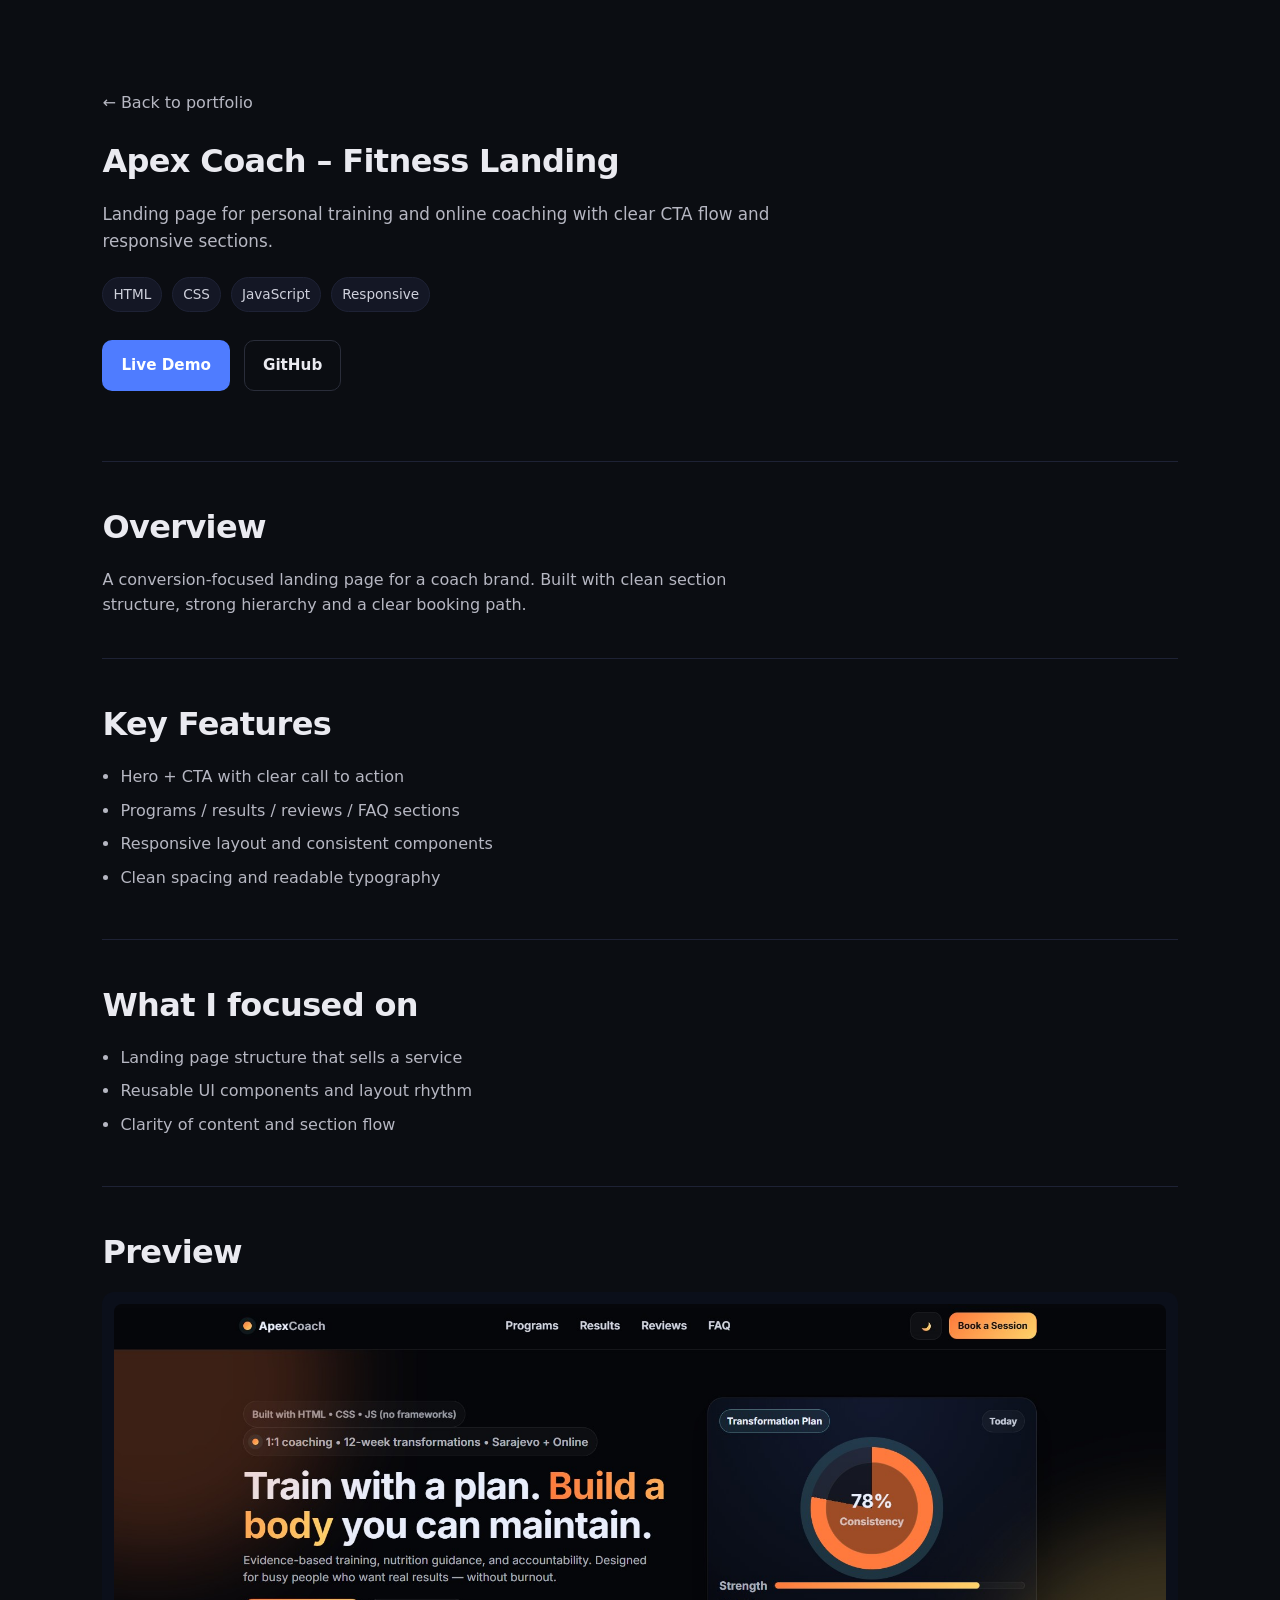
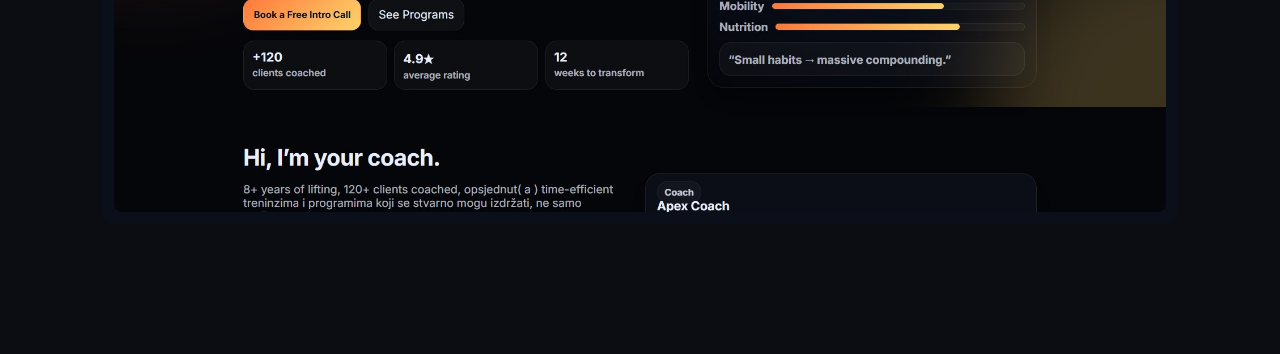
<file: projects/apex-coach.html>
<!DOCTYPE html>
<html lang="en">
<head>
  <meta charset="UTF-8" />
  <meta name="viewport" content="width=device-width, initial-scale=1.0" />
  <title>Apex Coach – Fitness Landing | Majda</title>
  <link rel="stylesheet" href="../styles/main.css" />
</head>
<body>

  <header class="project-hero">
    <a class="back-link" href="../index.html">← Back to portfolio</a>

    <h1>Apex Coach – Fitness Landing</h1>
    <p class="project-subtitle">
      Landing page for personal training and online coaching with clear CTA flow and responsive sections.
    </p>

    <div class="project-meta">
      <span class="tag">HTML</span>
      <span class="tag">CSS</span>
      <span class="tag">JavaScript</span>
      <span class="tag">Responsive</span>
    </div>

    <div class="project-actions">
      <a class="btn primary" href="https://majda03.github.io/landing-page/" target="_blank" rel="noopener">Live Demo</a>
      <a class="btn secondary" href="https://github.com/majda03/landing-page" target="_blank" rel="noopener">GitHub</a>
    </div>
  </header>

  <main class="project-content">
    <section class="project-section">
      <h2>Overview</h2>
      <p>
        A conversion-focused landing page for a coach brand. Built with clean section structure,
        strong hierarchy and a clear booking path.
      </p>
    </section>

    <section class="project-section">
      <h2>Key Features</h2>
      <ul class="project-list">
        <li>Hero + CTA with clear call to action</li>
        <li>Programs / results / reviews / FAQ sections</li>
        <li>Responsive layout and consistent components</li>
        <li>Clean spacing and readable typography</li>
      </ul>
    </section>

    <section class="project-section">
      <h2>What I focused on</h2>
      <ul class="project-list">
        <li>Landing page structure that sells a service</li>
        <li>Reusable UI components and layout rhythm</li>
        <li>Clarity of content and section flow</li>
      </ul>
    </section>

    <section class="project-section">
      <h2>Preview</h2>
      <div class="project-preview">
              <img src="../assets/images/apex.jpg" alt="Glow Shop mini e-commerce preview">

      </div>
    </section>
  </main>

  <script src="../scripts/main.js"></script>
</body>
</html>
</file>
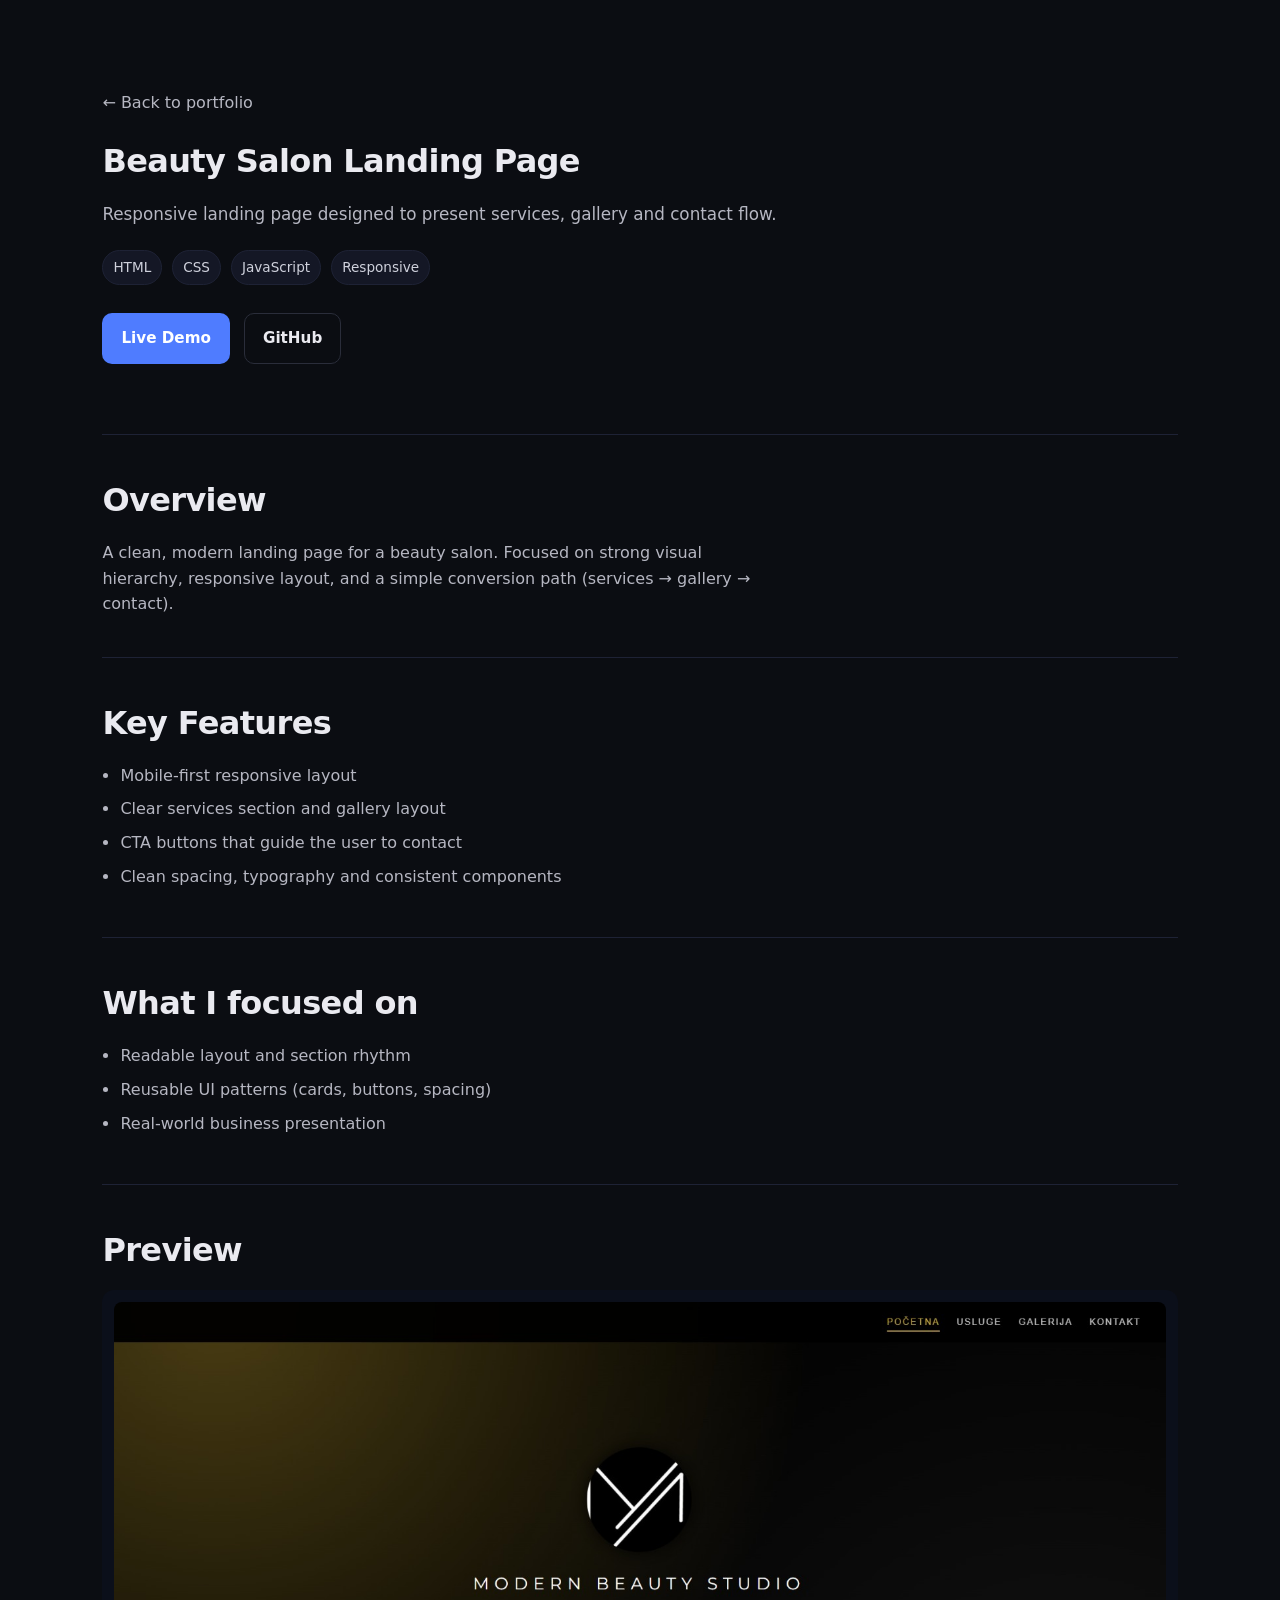
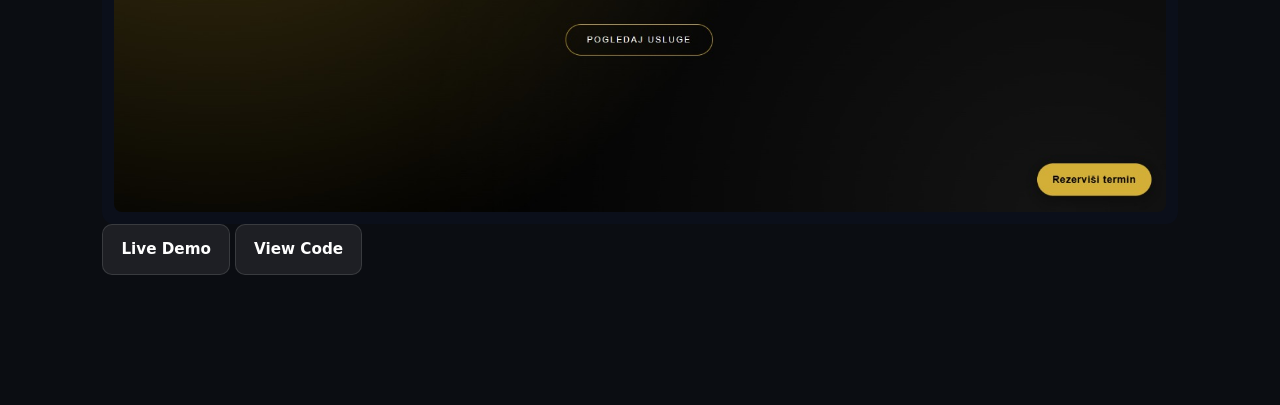
<file: projects/beauty-salon.html>
<!DOCTYPE html>
<html lang="en">
<head>
  <meta charset="UTF-8" />
  <meta name="viewport" content="width=device-width, initial-scale=1.0" />
  <title>Beauty Salon Landing Page | Majda</title>
  <link rel="stylesheet" href="../styles/main.css" />
</head>
<body>

  <header class="project-hero">
    <a class="back-link" href="../index.html">← Back to portfolio</a>

    <h1>Beauty Salon Landing Page</h1>
    <p class="project-subtitle">
      Responsive landing page designed to present services, gallery and contact flow.
    </p>

    <div class="project-meta">
      <span class="tag">HTML</span>
      <span class="tag">CSS</span>
      <span class="tag">JavaScript</span>
      <span class="tag">Responsive</span>
    </div>

    <div class="project-actions">
      <a class="btn primary" href="https://majda03.github.io/modern-beauty/" target="_blank" rel="noopener">Live Demo</a>
      <a class="btn secondary" href="https://github.com/majda03/modern-beauty" target="_blank" rel="noopener">GitHub</a>
    </div>
  </header>

  <main class="project-content">
    <section class="project-section">
      <h2>Overview</h2>
      <p>
        A clean, modern landing page for a beauty salon. Focused on strong visual hierarchy,
        responsive layout, and a simple conversion path (services → gallery → contact).
      </p>
    </section>

    <section class="project-section">
      <h2>Key Features</h2>
      <ul class="project-list">
        <li>Mobile-first responsive layout</li>
        <li>Clear services section and gallery layout</li>
        <li>CTA buttons that guide the user to contact</li>
        <li>Clean spacing, typography and consistent components</li>
      </ul>
    </section>

    <section class="project-section">
      <h2>What I focused on</h2>
      <ul class="project-list">
        <li>Readable layout and section rhythm</li>
        <li>Reusable UI patterns (cards, buttons, spacing)</li>
        <li>Real-world business presentation</li>
      </ul>
    </section>

    <section class="project-section">
      <h2>Preview</h2>
<div class="project-preview">
  <img src="../assets/images/beauty.jpeg" alt="Beauty Salon landing page preview">
</div>

<div class="project-links">
  <a class="btn"
     href="https://majda03.github.io/modern-beauty/"
     target="_blank"
     rel="noopener noreferrer">
    Live Demo
  </a>

  <a class="btn btn-ghost"
     href="https://github.com/majda03/modern-beauty"
     target="_blank"
     rel="noopener noreferrer">
    View Code
  </a>
</div>
    </section>
  </main>

  <script src="../scripts/main.js"></script>
</body>
</html>
</file>
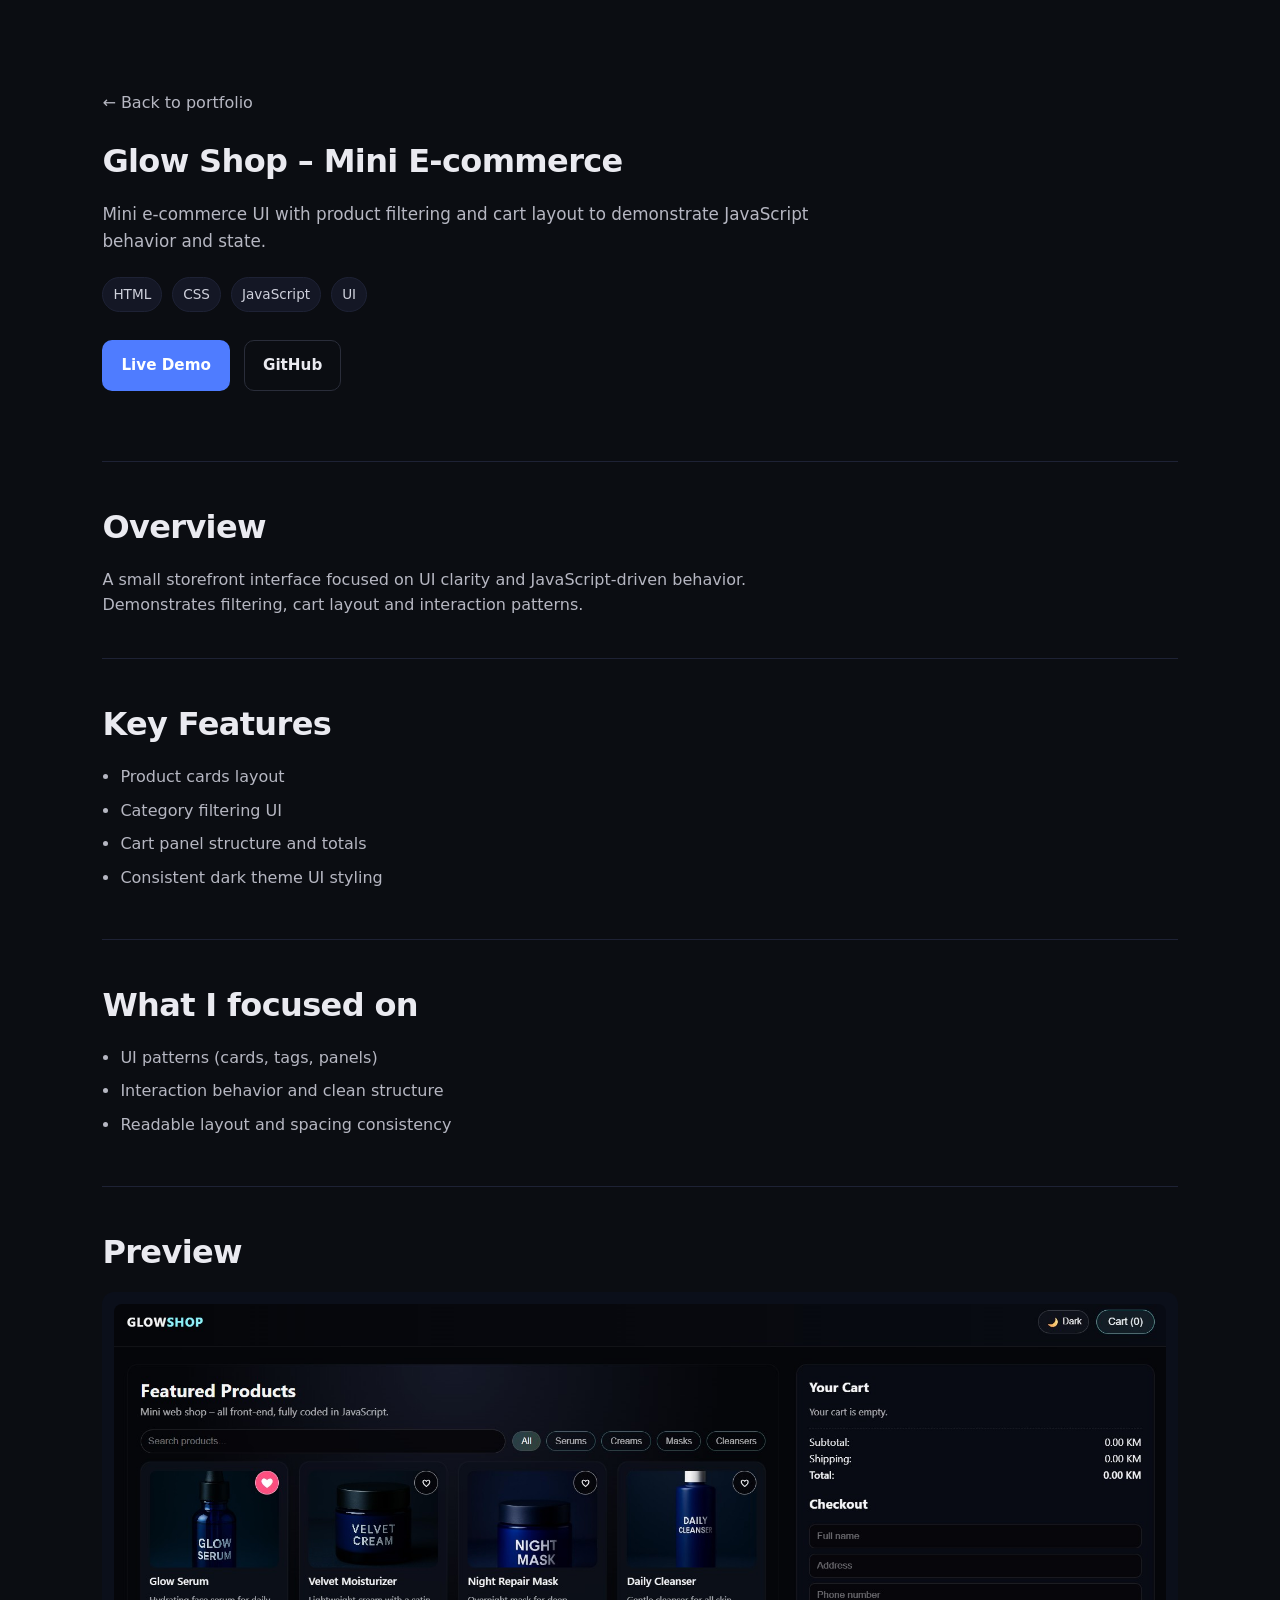
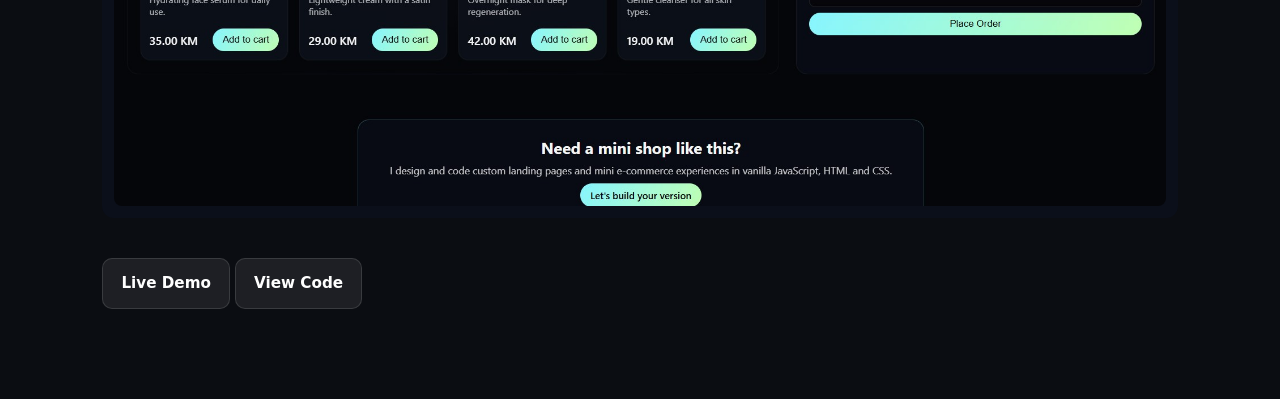
<file: projects/glow-shop.html>
<!DOCTYPE html>
<html lang="en">
<head>
  <meta charset="UTF-8" />
  <meta name="viewport" content="width=device-width, initial-scale=1.0" />
  <title>Glow Shop – Mini E-commerce | Majda</title>
  <link rel="stylesheet" href="../styles/main.css" />
</head>
<body>

  <header class="project-hero">
    <a class="back-link" href="../index.html">← Back to portfolio</a>

    <h1>Glow Shop – Mini E-commerce</h1>
    <p class="project-subtitle">
      Mini e-commerce UI with product filtering and cart layout to demonstrate JavaScript behavior and state.
    </p>

    <div class="project-meta">
      <span class="tag">HTML</span>
      <span class="tag">CSS</span>
      <span class="tag">JavaScript</span>
      <span class="tag">UI</span>
    </div>

    <div class="project-actions">
      <a class="btn primary" href="https://majda03.github.io/mini-shop/" target="_blank" rel="noopener">Live Demo</a>
      <a class="btn secondary" href="https://github.com/majda03/mini-shop" target="_blank" rel="noopener">GitHub</a>
    </div>
  </header>

  <main class="project-content">
    <section class="project-section">
      <h2>Overview</h2>
      <p>
        A small storefront interface focused on UI clarity and JavaScript-driven behavior.
        Demonstrates filtering, cart layout and interaction patterns.
      </p>
    </section>

    <section class="project-section">
      <h2>Key Features</h2>
      <ul class="project-list">
        <li>Product cards layout</li>
        <li>Category filtering UI</li>
        <li>Cart panel structure and totals</li>
        <li>Consistent dark theme UI styling</li>
      </ul>
    </section>

    <section class="project-section">
      <h2>What I focused on</h2>
      <ul class="project-list">
        <li>UI patterns (cards, tags, panels)</li>
        <li>Interaction behavior and clean structure</li>
        <li>Readable layout and spacing consistency</li>
      </ul>
    </section>

    <section class="project-section">
      <h2>Preview</h2>
      <div class="project-preview">
        <img src="../assets/images/glow.jpg" alt="Glow Shop mini e-commerce preview">
      </div>
    </section>
    <div class="project-links">
  <a class="btn" href="../index.html" target="_blank" rel="noopener">Live Demo</a>
  <a class="btn btn-ghost" href="#" target="_blank" rel="noopener">View Code</a>
</div>
  </main>

  <script src="../scripts/main.js"></script>
</body>
</html>
</file>
<file: styles/main.css>
/* =========================================================
   MAIN.CSS — CLEAN + RESPONSIVE (MOBILE/TABLET/LAPTOP)
   ========================================================= */

/* -------------------------
   0) ROOT VARS
-------------------------- */
:root{
  --muted: rgba(255,255,255,.72);
  --accent: rgba(120,180,255,.95);
}

/* -------------------------
   1) RESET & BASE
-------------------------- */
*,
*::before,
*::after {
  margin: 0;
  padding: 0;
  box-sizing: border-box;
}

html {
  scroll-behavior: smooth;
  width: 100%;
}

body {
  width: 100%;
  overflow-x: hidden;
  font-family: system-ui, -apple-system, BlinkMacSystemFont, "Segoe UI", Roboto, Ubuntu, sans-serif;
  background-color: #0b0d12;
  color: #eaeaf0;
  line-height: 1.6;
}

img, video{
  max-width: 100%;
  height: auto;
  display: block;
}

/* -------------------------
   2) GLOBAL LAYOUT
-------------------------- */
.container{
  width: min(1100px, calc(100% - 48px));
  margin: 0 auto;
}

section{
  padding: 80px 8%;
}

h1, h2, h3{
  font-weight: 600;
  letter-spacing: -0.02em;
}

h2{
  font-size: 2rem;
  margin-bottom: 32px;
}

p{
  max-width: 680px;
  color: #b6b7c2;
}

/* -------------------------
   3) BUTTONS (ONE VERSION)
-------------------------- */
.btn{
  display: inline-flex;
  align-items: center;
  justify-content: center;
  padding: 12px 18px;
  border-radius: 10px;
  font-size: 0.95rem;
  font-weight: 600;
  text-decoration: none;
  transition: transform .2s ease, background .25s ease, border-color .25s ease, color .25s ease;
  border: 1px solid rgba(255,255,255,0.12);
  background: rgba(255,255,255,0.08);
  color: #fff;
  max-width: 100%;
}

.btn:hover{ transform: translateY(-1px); }

.btn.primary{
  background: #4f7cff;
  border-color: rgba(79,124,255,0.55);
}
.btn.primary:hover{ background: #3f6bf0; }

.btn.secondary{
  background: transparent;
  border: 1px solid #2a2d3a;
  color: #eaeaf0;
}
.btn.secondary:hover{ background: #161925; }

.btn.ghost{
  background: rgba(255,255,255,.06);
  border: 1px solid rgba(255,255,255,.12);
}
.btn.ghost:hover{
  background: rgba(255,255,255,.10);
}

/* -------------------------
   4) HERO (PRO)
-------------------------- */
.hero{
  padding: clamp(44px, 6vw, 88px) 0;
  position: relative;
  overflow: hidden;
}

.hero::before{
  content:"";
  position:absolute;
  inset:-20%;
  background:
    radial-gradient(circle at 18% 25%, rgba(99, 178, 255, .20), transparent 55%),
    radial-gradient(circle at 75% 60%, rgba(120, 90, 255, .16), transparent 55%);
  filter: blur(10px);
  pointer-events:none;
}

.hero-inner{
  display:grid;
  grid-template-columns: 1.15fr 0.85fr;
  gap: clamp(18px, 4vw, 54px);
  align-items:center;
}

.hero-left{ max-width: 680px; }

.hero-kicker{
  display: inline-flex;
  align-items: center;
  gap: 10px;
  color: var(--muted);
  font-size: 12px;
  letter-spacing: .14em;
  text-transform: uppercase;
  margin: 0 0 14px;
}

.hero-kicker .dot{
  width:10px;height:10px;border-radius:99px;
  background: rgba(99,178,255,.9);
  box-shadow: 0 0 18px rgba(99,178,255,.55);
}

.hero-title{
  margin: 0 0 14px;
  font-size: clamp(40px, 4.8vw, 64px);
  line-height: 1.05;
  letter-spacing: -0.02em;
}

.hero-title .accent{ color: var(--accent); }

.hero-subtitle{
  margin: 0 0 18px;
  max-width: 58ch;
  font-size: 16px;
  line-height: 1.65;
  color: var(--muted);
}

.hero-proof{
  display:flex;
  flex-wrap:wrap;
  gap:10px;
  margin: 0 0 16px;
}

.proof-chip{
  padding: 8px 12px;
  border-radius: 999px;
  border: 1px solid rgba(255,255,255,.12);
  background: rgba(255,255,255,.04);
  color: rgba(255,255,255,.88);
  font-size: 12px;
}

.hero-services{
  display: grid;
  gap: 10px;
  margin: 0 0 20px;
}

.service{
  padding-left: 14px;
  position: relative;
  color: rgba(255,255,255,.82);
  font-size: 13px;
}
.service::before{
  content:"";
  width: 6px;
  height: 6px;
  border-radius: 999px;
  background: rgba(120,180,255,.9);
  position: absolute;
  left: 0;
  top: 8px;
}

.hero-actions{
  display: flex;
  gap: 12px;
  flex-wrap: wrap;
  align-items: center;
  margin: 0 0 14px;
}

.hero-meta{
  display: flex;
  align-items: center;
  gap: 10px;
  flex-wrap: wrap;
  color: var(--muted);
  font-size: 12px;
}
.meta-link{ color: rgba(255,255,255,.75); text-decoration: none; }
.meta-link:hover{ color: var(--accent); }
.meta-dot{ opacity: .45; }

/* Hero right preview */
.hero-frame{
  position: relative;
  border-radius: 18px;
  border: 1px solid rgba(255,255,255,.10);
  background: rgba(255,255,255,.04);
  padding: 16px;
  overflow: hidden;
  max-width: 520px;
  margin-left: auto;
}

.hero-glow{
  position:absolute;
  inset:-40%;
  background: radial-gradient(circle at 30% 30%, rgba(120,180,255,.25), transparent 55%),
              radial-gradient(circle at 70% 70%, rgba(120,255,210,.12), transparent 60%);
  filter: blur(18px);
  opacity: .9;
  pointer-events:none;
}

.hero-preview{
  position: relative;
  border-radius: 18px;
  border: 1px solid rgba(255,255,255,.10);
  background: rgba(0,0,0,.20);
  overflow: hidden;
}

.preview-body{ position: relative; padding: 16px; }

.preview-head{ padding: 10px 10px 12px; }
.preview-title{ font-weight: 700; font-size: 14px; letter-spacing: .2px; }
.preview-sub{ margin-top: 6px; font-size: 12px; opacity: .75; line-height: 1.35; }

.preview-filters{
  display: flex;
  gap: 8px;
  flex-wrap: wrap;
  margin-top: 10px;
}
.preview-filters .pf{
  font-size: 11px;
  padding: 6px 10px;
  border-radius: 999px;
  border: 1px solid rgba(255,255,255,.14);
  background: rgba(255,255,255,.06);
  opacity: .9;
}

.preview-grid{
  display: grid;
  grid-template-columns: repeat(2, minmax(0, 1fr));
  gap: 12px;
  padding: 10px;
}

.preview-card{
  border-radius: 14px;
  border: 1px solid rgba(255,255,255,.14);
  background: rgba(255,255,255,.06);
  padding: 12px;
  min-height: 88px;
  position: relative;
  overflow: hidden;
}

.pc-top{ display: flex; align-items: center; gap: 8px; margin-bottom: 10px; }
.pc-dot{ width: 8px; height: 8px; border-radius: 50%; background: rgba(255,255,255,.65); }
.pc-name{ font-size: 12px; font-weight: 600; opacity: .9; }

.pc-bar{
  height: 10px;
  border-radius: 999px;
  background: rgba(255,255,255,.10);
  position: relative;
  overflow: hidden;
}
.pc-bar::after{
  content:"";
  position:absolute; inset:0;
  transform: translateX(-60%);
  background: linear-gradient(90deg, transparent, rgba(255,255,255,.18), transparent);
  animation: shimmer 2.2s ease-in-out infinite;
}

.pc-mini{
  margin-top: 10px;
  height: 22px;
  border-radius: 10px;
  background: rgba(255,255,255,.08);
}

.preview-footer{
  display:flex; gap:8px; flex-wrap:wrap;
  padding: 0 10px 10px;
}
.preview-footer .tag{
  font-size: 11px;
  padding: 6px 10px;
  border-radius: 999px;
  border: 1px solid rgba(255,255,255,.12);
  background: rgba(0,0,0,.12);
  opacity:.9;
}

@keyframes shimmer{
  0%{ transform: translateX(-60%); }
  100%{ transform: translateX(60%); }
}

/* -------------------------
   5) SELECTED WORK (COVER CARDS)
-------------------------- */
.selected-work{ background: #0f1118; }

.work-grid{
  display:grid;
  grid-template-columns: repeat(3, minmax(0, 1fr));
  gap: 18px;
}

.work-card-cover{
  position: relative;
  display: block;
  height: 360px;
  border-radius: 22px;
  overflow: hidden;
  text-decoration: none;
  color: #fff;

  background: rgba(12, 16, 28, .8);
  border: 1px solid rgba(255,255,255,.10);
  box-shadow: 0 18px 55px rgba(0,0,0,.35);
  transform: translateY(0);
  transition: transform .25s ease, border-color .25s ease, box-shadow .25s ease;
}

.cover-media{ position:absolute; inset:0; }
.cover-media img,
.cover-media video{
  width:100%;
  height:100%;
  object-fit: cover;
  transform: scale(1.02);
  transition: transform .5s ease, filter .5s ease;
  filter: saturate(1.05) contrast(1.05);
}

.cover-overlay{
  position:absolute;
  inset:0;
  background:
    radial-gradient(900px circle at 15% 10%, rgba(120,180,255,.22), rgba(0,0,0,0) 55%),
    radial-gradient(900px circle at 90% 30%, rgba(255,120,200,.10), rgba(0,0,0,0) 60%),
    linear-gradient(to top, rgba(0,0,0,.72) 0%, rgba(0,0,0,.35) 45%, rgba(0,0,0,.18) 100%);
  pointer-events:none;
}

.cover-content{
  position:absolute;
  inset:0;
  display:flex;
  flex-direction:column;
  justify-content:flex-end;
  padding: 18px;
  gap: 10px;
}

.cover-top{
  display:flex;
  align-items:center;
  justify-content:space-between;
  gap: 10px;
}

.cover-chip{
  font-size: 12px;
  letter-spacing: .08em;
  text-transform: uppercase;
  padding: 8px 10px;
  border-radius: 999px;
  background: rgba(0,0,0,.35);
  border: 1px solid rgba(255,255,255,.14);
  backdrop-filter: blur(10px);
}

.cover-year{ font-size: 12px; opacity: .85; }

.cover-title{
  margin: 0;
  font-size: 22px;
  line-height: 1.15;
}

.cover-desc{
  margin: 0;
  opacity: .9;
  max-width: 42ch;
}

.cover-tags{
  display:flex;
  gap: 8px;
  flex-wrap: wrap;
  margin-top: 6px;
}

.cover-tags span{
  font-size: 12px;
  padding: 7px 10px;
  border-radius: 999px;
  background: rgba(0,0,0,.28);
  border: 1px solid rgba(255,255,255,.14);
  backdrop-filter: blur(10px);
}

.work-card-cover:hover{
  transform: translateY(-4px);
  border-color: rgba(120,180,255,.35);
  box-shadow: 0 26px 70px rgba(0,0,0,.50);
}

.work-card-cover:hover .cover-media img,
.work-card-cover:hover .cover-media video{
  transform: scale(1.08);
  filter: saturate(1.18) contrast(1.10);
}

/* -------------------------
   6) LAB / EXPERIMENTS
-------------------------- */
.interactive, .lab{ background: #0b0d12; }

.section-head{ max-width: 720px; }
.section-head h2{ margin: 0 0 12px; letter-spacing: -0.02em; }
.section-head p{ margin: 0; opacity: .85; line-height: 1.6; padding: 10px; }

.lab-grid{
  margin-top: 26px;
  display:grid;
  grid-template-columns: repeat(2, minmax(0, 1fr));
  gap: 18px;
}

.lab-card{
  position: relative;
  border-radius: 18px;
  overflow: hidden;
  text-decoration: none;
  color: inherit;
  min-height: 190px;
  border: 1px solid rgba(255,255,255,.08);
  background: rgba(10,12,20,.55);
  transform: translateY(0);
  transition: transform .22s ease, border-color .22s ease;
  isolation: isolate;
}

.lab-card:hover{
  transform: translateY(-3px);
  border-color: rgba(255,255,255,.16);
}

.lab-media{
  position:absolute;
  inset:0;
  z-index:0;
}

.lab-video{
  width:100%;
  height:100%;
  object-fit: cover;
  filter: saturate(1.05) contrast(1.05);
  transform: scale(1.03);
}

.lab-vignette{
  position:absolute;
  inset:0;
  background:
    radial-gradient(900px 400px at 15% 20%, rgba(120,160,255,.18), transparent 55%),
    radial-gradient(700px 360px at 80% 60%, rgba(0,255,200,.10), transparent 60%),
    linear-gradient(to bottom, rgba(8,10,16,.30), rgba(8,10,16,.78));
}

.lab-content{
  position: relative;
  z-index: 2;
  padding: 18px 18px 16px;
}

.lab-top{
  display:flex;
  align-items:center;
  gap:10px;
  margin-bottom: 10px;
  font-size: 12px;
  letter-spacing: .12em;
  text-transform: uppercase;
  opacity: .92;
}

.lab-type{
  padding: 6px 10px;
  border-radius: 999px;
  background: rgba(255,255,255,.08);
  border: 1px solid rgba(255,255,255,.10);
  backdrop-filter: blur(10px);
}

.lab-dot{
  width:6px;height:6px;border-radius:50%;
  background: rgba(140,200,255,.9);
  box-shadow: 0 0 18px rgba(140,200,255,.6);
}

.lab-meta{ opacity: .9; }

.lab-content h3{
  margin: 0 0 8px;
  font-size: 20px;
  letter-spacing: -0.01em;
}

.lab-content p{
  margin: 0 0 14px;
  opacity: .86;
  line-height: 1.55;
  max-width: 52ch;
}

.tags{
  display:flex;
  flex-wrap: wrap;
  gap: 8px;
}

.tags span{
  font-size: 12px;
  padding: 6px 10px;
  border-radius: 999px;
  background: rgba(255,255,255,.07);
  border: 1px solid rgba(255,255,255,.09);
  backdrop-filter: blur(10px);
}

/* fallback gradient */
.lab-card::before{
  content:"";
  position:absolute;
  inset:0;
  background: radial-gradient(900px 500px at 20% 10%, rgba(90,130,255,.18), transparent 60%),
              linear-gradient(to bottom, rgba(10,12,20,.35), rgba(10,12,20,.9));
  z-index:1;
  opacity:.55;
}

/* -------------------------
   7) ABOUT
-------------------------- */
.about{ background: #0f1118; }

.about-grid{
  display: grid;
  grid-template-columns: 1.2fr 0.8fr;
  gap: 48px;
  align-items: center;
}

.about-intro{
  color: var(--muted);
  margin-bottom: 18px;
  font-size: 1.05rem;
}

.about-text p{
  margin-bottom: 14px;
  max-width: 640px;
}

.about-highlights{
  display: grid;
  grid-template-columns: repeat(2, minmax(0,1fr));
  gap: 14px;
  align-content: start;
}

.highlight-card{
  padding: 16px 18px;
  border-radius: 14px;
  background: rgba(255,255,255,0.04);
  border: 1px solid rgba(255,255,255,0.08);
  font-size: 0.9rem;
}

.about-photo{
  width: min(280px, 70vw);
  aspect-ratio: 1 / 1;
  border-radius: 50%;
  padding: 6px;
  background: linear-gradient(135deg, #0a0e43, #3f61b1);
  justify-self: end;
}

.about-photo img{
  width: 100%;
  height: 100%;
  border-radius: 50%;
  object-fit: cover;
  box-shadow: 0 20px 60px rgba(0,0,0,0.25);
}

/* -------------------------
   8) HOW I WORK / PROCESS
-------------------------- */
.process-grid{
  display:grid;
  grid-template-columns: repeat(4, minmax(0,1fr));
  gap:18px;
}

.process-card{
  padding: 20px;
  border-radius: 18px;
  background: rgba(255,255,255,0.04);
  border: 1px solid rgba(255,255,255,0.08);
}

.process-step{
  display:inline-block;
  margin-bottom: 10px;
  font-size: 13px;
  letter-spacing: .15em;
  opacity: .7;
}

.process-card h3{
  margin: 0 0 8px;
  font-size: 18px;
}

.process-card p{
  margin: 0;
  opacity: .85;
  line-height: 1.5;
}

/* -------------------------
   9) CONTACT / CTA
-------------------------- */
.contact a{
  color: #4f7cff;
  text-decoration: none;
}
.contact a:hover{ text-decoration: underline; }

#contact .container{
  margin: 0 auto;
  display: flex;
  flex-direction: column;
  align-items: center;
  text-align: center;
}

.cta-box{ max-width: 720px; width: 100%; }

.cta-actions{
  display: flex;
  justify-content: center;
  gap: 14px;
  margin-top: 20px;
}

.cta-pro{
  display:flex;
  align-items:center;
  justify-content:space-between;
  gap:18px;
  padding: 22px;
  border-radius: 18px;
  border: 1px solid rgba(255,255,255,.10);
  background: rgba(255,255,255,.04);
}

.cta-pro-text h2{
  margin: 0 0 6px;
  font-size: 22px;
  letter-spacing: -0.01em;
}

.cta-pro-text p{
  margin: 0;
  color: var(--muted);
  line-height: 1.5;
}

.cta-pro-actions{
  display:flex;
  gap:12px;
  flex-wrap:wrap;
}

/* -------------------------
   10) PROJECT PAGES (ako ih koristiš)
-------------------------- */
.project-hero{ padding: 90px 8% 40px; }

.back-link{
  display: inline-block;
  margin-bottom: 20px;
  color: #b6b7c2;
  text-decoration: none;
}
.back-link:hover{ color: #eaeaf0; }

.project-subtitle{
  margin-top: 14px;
  margin-bottom: 22px;
  font-size: 1.05rem;
  color: #b6b7c2;
  max-width: 760px;
}

.project-meta{
  display: flex;
  flex-wrap: wrap;
  gap: 10px;
  margin: 18px 0 28px;
}

.tag{
  font-size: 0.85rem;
  padding: 6px 10px;
  border-radius: 999px;
  background: #141725;
  border: 1px solid #1e2235;
  color: #cfd1dc;
}

.project-actions{
  display: flex;
  gap: 14px;
  margin-top: 10px;
}

.project-content{ padding: 30px 8% 90px; }

.project-section{
  padding: 40px 0;
  border-top: 1px solid #1e2235;
}

.project-section h2{ margin-bottom: 14px; }

.project-list{
  margin-top: 10px;
  padding-left: 18px;
  color: #b6b7c2;
}

.project-list li{ margin: 8px 0; }

.project-preview{
  width: 100%;
  background: #0b0f1a;
  border-radius: 12px;
  padding: 12px;
}

.project-preview img{
  width: 100%;
  height: auto;
  display: block;
  border-radius: 8px;
}

/* -------------------------
   11) FOOTER (FIXED)
-------------------------- */
.site-footer{
  background: #0b0c10;
  padding: 60px 0 30px;
  margin-top: 80px;
  border-top: 1px solid rgba(255,255,255,0.05);
  width: 100%;
}

.footer-inner{
  display: flex;
  justify-content: space-between;
  align-items: flex-start;
  gap: 40px;
  flex-wrap: wrap;
}

.footer-logo{
  font-size: 24px;
  font-weight: 600;
  color: #fff;
  margin-bottom: 6px;
}

.footer-text{
  color: var(--muted);
  max-width: 260px;
  font-size: 15px;
  line-height: 1.5;
}

.footer-links,
.footer-social{
  display: flex;
  flex-direction: column;
  gap: 10px;
}

.footer-links a,
.footer-social a{
  color: #d1d1d1;
  font-size: 15px;
  text-decoration: none;
  transition: 0.2s ease;
  display: flex;
  align-items: center;
  gap: 8px;
}

.footer-links a:hover,
.footer-social a:hover{ color: #4fa3ff; }

.footer-col a i{
  margin-right: 6px;
  font-size: 14px;
  opacity: 0.9;
}
.footer-col a:hover i{ opacity: 1; }

.footer-contact{
  display: flex;
  flex-direction: column;
  gap: 8px;
}

.footer-contact p{
  font-weight: 600;
  margin-bottom: 4px;
}

.footer-bottom{
  margin-top: 36px;
  text-align: center;
  color: #808080;
  font-size: 14px;
  padding-top: 18px;
  border-top: 1px solid rgba(255,255,255,0.10);
}

.footer-bottom p{
  margin: 0;
  width: 100%;
  text-align: center;
  opacity: .65;
}

/* =========================================================
   12) RESPONSIVE (MOBILE/TABLET/LAPTOP) — ONE CLEAN PACK
   ========================================================= */

/* Container spacing */
@media (max-width: 900px){
  .container{ width: min(1100px, calc(100% - 32px)); }
}

/* HERO */
@media (max-width: 1024px){
  .hero-inner{
    grid-template-columns: 1fr;
    gap: 24px;
    align-items: start;
  }
  .hero-right{ order: 2; }
  .hero-frame{ margin: 0 auto; }
}

@media (max-width: 768px){
  section{ padding: 64px 6%; }

  .container{
    width: min(1100px, 100%);
    padding-left: 18px;
    padding-right: 18px;
  }

  .hero{ padding: 64px 0 40px; }

  .hero-title{
    font-size: clamp(34px, 7vw, 44px);
    line-height: 1.08;
  }

  .hero-subtitle{
    font-size: 15px;
    line-height: 1.65;
  }

  .hero-actions{
    display: grid;
    gap: 10px;
  }
  .hero-actions .btn{
    width: 100%;
    justify-content: center;
  }

  .cta-actions{
    display: grid;
    grid-template-columns: 1fr;
    gap: 10px;
  }
  .cta-actions .btn{
    width: 100%;
    justify-content: center;
  }
}

@media (max-width: 420px){
  .container{
    padding-left: 16px;
    padding-right: 16px;
  }
  .hero{ padding: 48px 0 28px; }
  .hero-title{
    font-size: clamp(28px, 9vw, 38px);
    line-height: 1.08;
  }
  /* Na bas malim telefonima sakrij preview da bude cist hero */
  .hero-right{ display:none; }
}

/* WORK + LAB */
@media (max-width: 1024px){
  .work-grid{ grid-template-columns: repeat(2, minmax(0, 1fr)); }
  .lab-grid{ grid-template-columns: repeat(2, minmax(0, 1fr)); }
  .process-grid{ grid-template-columns: repeat(2, minmax(0, 1fr)); }
}

@media (max-width: 768px){
  .work-grid{ grid-template-columns: 1fr; gap: 14px; }
  .lab-grid{ grid-template-columns: 1fr; gap: 14px; }
  .process-grid{ grid-template-columns: 1fr; gap: 12px; }

  .work-card-cover{
    height: auto;
    min-height: 320px;
  }
}

/* ABOUT */
@media (max-width: 900px){
  .about-grid{
    grid-template-columns: 1fr;
    gap: 22px;
  }
  .about-photo{
    justify-self: center;
  }
}

@media (max-width: 768px){
  .about-highlights{
    grid-template-columns: 1fr;
  }
}

/* CTA PRO */
@media (max-width: 720px){
  .cta-pro{
    flex-direction: column;
    align-items: flex-start;
  }
  .cta-pro-actions{
    width: 100%;
  }
  .cta-pro-actions .btn{
    width: 100%;
    justify-content: center;
  }
}

/* Project pages */
@media (max-width: 768px){
  .project-hero{ padding: 80px 6% 30px; }
  .project-content{ padding: 20px 6% 80px; }
  .project-actions{
    flex-direction: column;
    align-items: flex-start;
  }
}

/* Footer */
@media (max-width: 768px){
  .footer-inner{
    flex-direction: column;
    text-align: left;
    align-items: flex-start;
    gap: 16px;
  }
  .footer-links, .footer-social{
    align-items: flex-start;
  }
}
</file>
